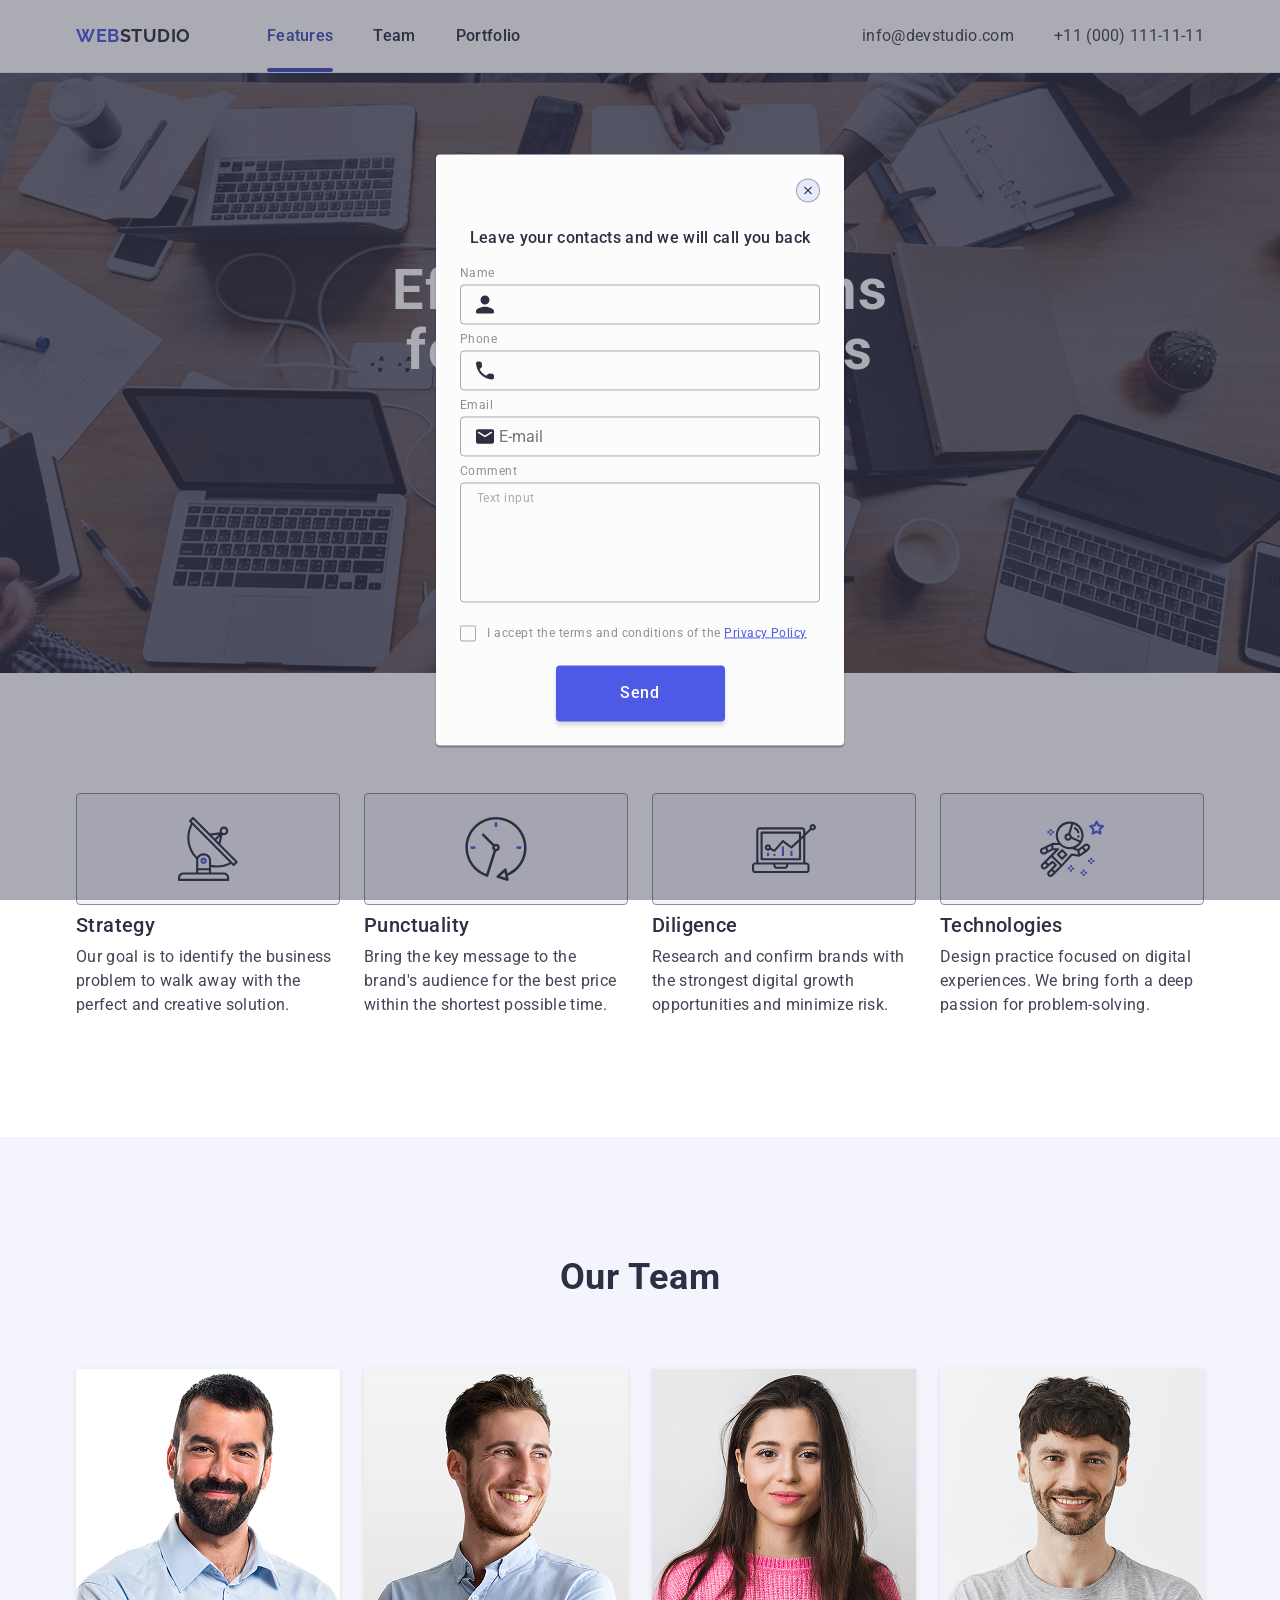
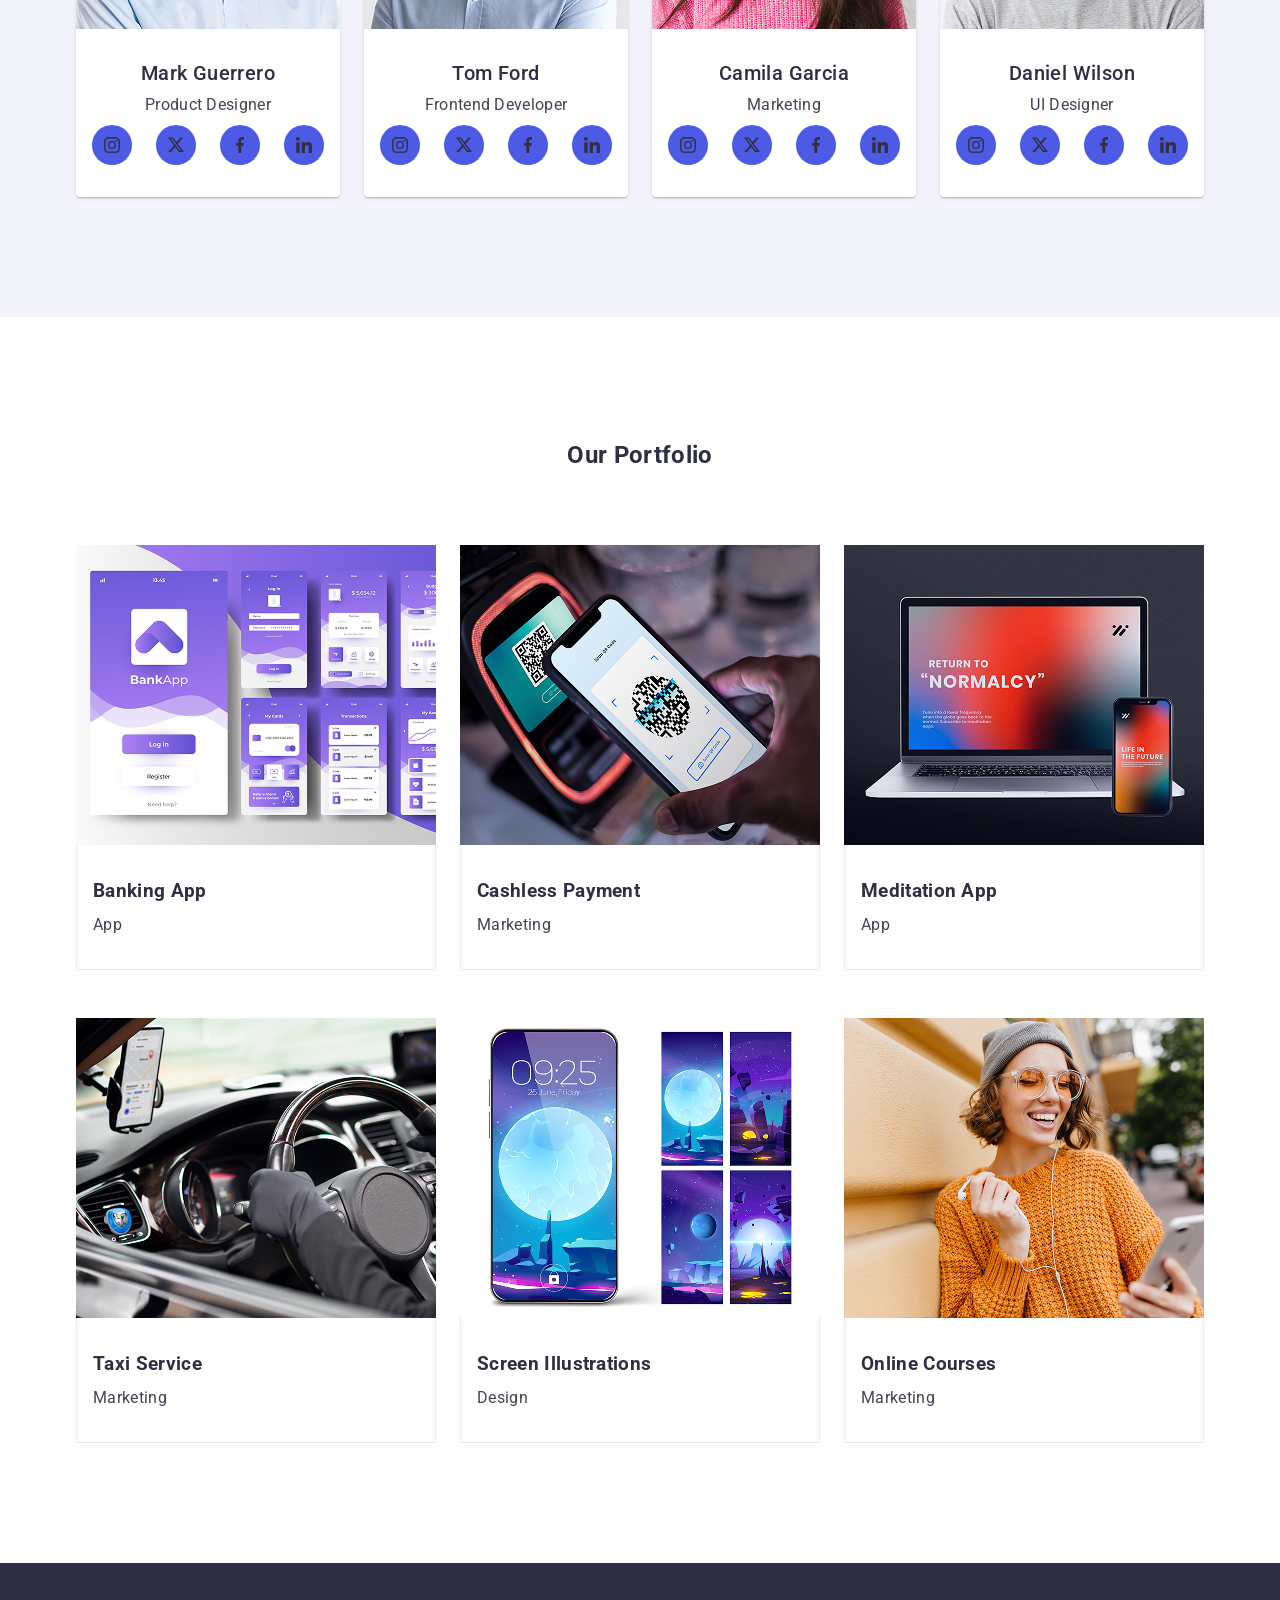
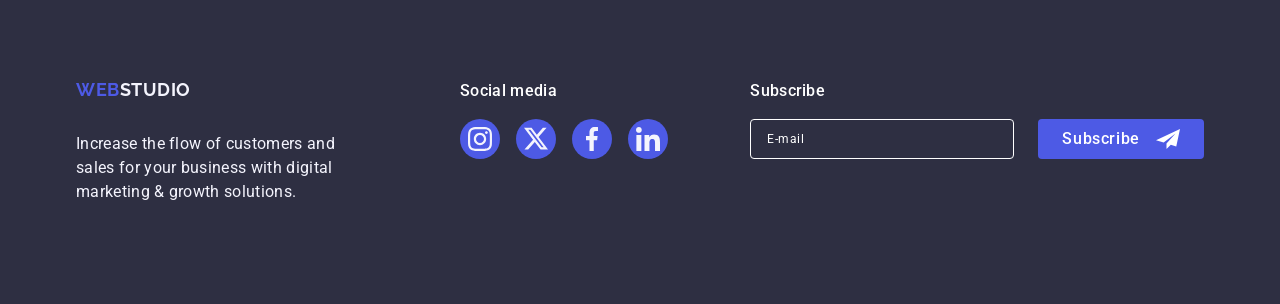
<file: index.html>
<!doctype html>
<html lang="en">
  <head>
    <meta charset="UTF-8" />
    <meta name="viewport" content="width=device-width, initial-scale=1.0" />
    <title>WebStudio</title>
    <link rel="preconnect" href="https://fonts.googleapis.com">
<link rel="preconnect" href="https://fonts.gstatic.com" crossorigin>
<link href="https://fonts.googleapis.com/css2?family=Raleway:wght@700&family=Roboto:wght@100..900&display=swap" rel="stylesheet">
<link rel="stylesheet" href="https://cdnjs.cloudflare.com/ajax/libs/modern-normalize/3.0.1/modern-normalize.min.css" integrity="sha512-q6WgHqiHlKyOqslT/lgBgodhd03Wp4BEqKeW6nNtlOY4quzyG3VoQKFrieaCeSnuVseNKRGpGeDU3qPmabCANg==" crossorigin="anonymous" referrerpolicy="no-referrer" />
    <link rel = "stylesheet" href="./css/main.css" />
    <link rel="shortcut icon" href="./images/icons/logo.svg" type="image/x-icon" />
  </head>
  <body>
    
   <!-- Header section -->
<header class="header" id="header">
  <div class="container">
    <a class="logo" href="./index.html">
      Web<span class="logo-icon">Studio</span>
    </a>

    <nav class="main-nav">
      <ul class="main-nav-list">
        <li class="main-nav-item">
          <a class="main-nav-link current" href="#features">Features</a>
        </li>
        <li class="main-nav-item">
          <a class="main-nav-link" href="#team">Team</a>
        </li>
        <li class="main-nav-item">
          <a class="main-nav-link" href="#portfolio">Portfolio</a>
        </li>
      </ul>
    </nav>

    <address>
      <ul class="socials">
        <li class="socials-item">
          <a class="socials-link" href="mailto:info@devstudio.com">
            info@devstudio.com
          </a>
        </li>
        <li class="socials-item">
          <a class="socials-link" href="tel:+110001111111">
            +11 (000) 111-11-11
          </a>
        </li>
      </ul>
    </address>

    <button
      class="mobile-menu-btn"
      type="button"
      aria-label="Open mobile menu"
    >
      <svg class="mobile-menu-btn-icon" width="24" height="24">
        <use href="./images/icons.svg#burger-menu"></use>
      </svg>
    </button>
  </div>
</header>

    <main class="main" id="main">
      <!--Hero section-->
      <section class="hero" id="hero">
        <div class="container">
        <h1 class="hero-title">Effective Solutions for Your Business</h1>
        <button class="hero-btn" type="button">Order Service</button>
        </div>
      </section>

      <!--Features section-->
      <section class="features" id="features"> 
        <div class="container">
        <h2 class="sr-only">Our features</h2>
       
        <ul class="features-list">
          <li class="features-item">
            <div class="features-icon-wrapper">
              <svg class="features-icon" width="64" height="64">
                <use href="./images/icons.svg#antenna">
                </use>
              </svg>
            </div>
            <h3 class="features-subtitle">Strategy</h3>
            <p class="features-desc">
              Our goal is to identify the business problem to walk away with the
              perfect and creative solution.
            </p>
          </li>
          <li class="features-item">
            <div class="features-icon-wrapper">
              <svg class="features-icon" width="64" height="64">
                <use href="./images/icons.svg#clock">
                </use>
              </svg>
            </div>
            <h3 class="features-subtitle">Punctuality</h3>
            <p class="features-desc">
              Bring the key message to the brand's audience for the best price
              within the shortest possible time.
            </p>
          </li>
          <li class="features-item">
            <div class="features-icon-wrapper">
              <svg class="features-icon" width="64" height="64">
                <use href="./images/icons.svg#diagram">
                </use>
              </svg>
            </div>
            <h3 class="features-subtitle">Diligence</h3>
            <p class="features-desc">
              Research and confirm brands with the strongest digital growth
              opportunities and minimize risk.
            </p>
          </li>
          <li class="features-item">
            <div class="features-icon-wrapper">
              <svg class="features-icon" width="64" height="64">
                <use href="./images/icons.svg#astronaut">
                </use>
              </svg>
            </div>
            <h3 class="features-subtitle">Technologies</h3>
            <p class="features-desc">
              Design practice focused on digital experiences. We bring forth a
              deep passion for problem-solving.
            </p>
          </li>
        </ul>
        </div>
      </section>

      <!--Team section-->
      <section class="team section" id="team">
        <div class="container">
        <h2 class="team-title section-title">Our Team</h2>
        
        <ul class="team-list">
          <li class="team-item">
           <img
        class="team-ill"
        src="./images/photo/team-1.png"
        srcset="./images/photo/team-1.png 1x, ./images/photo/team-1@2x.png 2x"
        alt="Mark Guerrero"
        width="264"
        height="260"
        />
            
            <div class="team-content">
            <h3 class="team-caption">Mark Guerrero</h3>
            <p class="team-text">Product Designer</p>
            <ul class="team-social-list">
    <li class="team-social-item">
      <a class="team-social-link" 
      href="https://instagram.com/" aria-label="Instagram">
        <svg class="team-social-icon" width="16" height="16">
          <use href="./images/icons.svg#instagram"></use>
        </svg>
      </a>
    </li>
    <li class="team-social-item">
  <a class="team-social-link"
     href="https://twitter.com/"
     aria-label="Twitter">
    <svg class="team-social-icon" width="16" height="16">
      <use href="./images/icons.svg#twitter"></use>
    </svg>
  </a>
</li>

<li class="team-social-item">
  <a class="team-social-link"
     href="https://facebook.com/"
     aria-label="Facebook">
    <svg class="team-social-icon" width="16" height="16">
      <use href="./images/icons.svg#facebook"></use>
    </svg>
  </a>
</li>
<li class="team-social-item">
  <a class="team-social-link"
     href="https://linkedin.com/"
     aria-label="LinkedIn">
    <svg class="team-social-icon" width="16" height="16">
      <use href="./images/icons.svg#linkedin"></use>
    </svg>
  </a>
</li>
  </ul>
            </div>
          </li>
          <li class="team-item">
            
            <img
          class="team-ill"
          src="./images/photo/team-2.png"
          srcset="./images/photo/team-2.png 1x, ./images/photo/team-2@2x.png 2x"
          alt="Tom Ford"
          width="264"
          height="260"
          />

            <div class="team-content">
            <h3 class="team-caption">Tom Ford</h3>
            <p class="team-text">Frontend Developer</p>
           <ul class="team-social-list">
    <li class="team-social-item">
      <a class="team-social-link" href="https://instagram.com/" aria-label="Instagram">
        <svg class="team-social-icon" width="16" height="16">
          <use href="./images/icons.svg#instagram"></use>
        </svg>
      </a>
    </li>
    <li class="team-social-item">
  <a class="team-social-link"
     href="https://twitter.com/"
     aria-label="Twitter">
    <svg class="team-social-icon" width="16" height="16">
      <use href="./images/icons.svg#twitter"></use>
    </svg>
  </a>
</li>

<li class="team-social-item">
  <a class="team-social-link"
     href="https://facebook.com/"
     aria-label="Facebook">
    <svg class="team-social-icon" width="16" height="16">
      <use href="./images/icons.svg#facebook"></use>
    </svg>
  </a>
</li>
<li class="team-social-item">
  <a class="team-social-link"
     href="https://linkedin.com/"
     aria-label="LinkedIn">
    <svg class="team-social-icon" width="16" height="16">
      <use href="./images/icons.svg#linkedin"></use>
    </svg>
  </a>
</li>
  </ul>
          </div>
          </li>
          <li class="team-item">
            <img
          class="team-ill"
          src="./images/photo/team-3.png"
          srcset="./images/photo/team-3.png 1x, ./images/photo/team-3@2x.png 2x"
          alt="Camila Garcia"
          width="264"
          height="260"
          />
            <div class="team-content">
            <h3 class="team-caption">Camila Garcia</h3>
            <p class="team-text">Marketing</p>
           <ul class="team-social-list">
    <li class="team-social-item">
      <a class="team-social-link" href="https://instagram.com/" aria-label="Instagram">
        <svg class="team-social-icon" width="16" height="16">
          <use href="./images/icons.svg#instagram"></use>
        </svg>
      </a>
    </li>
    <li class="team-social-item">
  <a class="team-social-link"
     href="https://twitter.com/"
     aria-label="Twitter">
    <svg class="team-social-icon" width="16" height="16">
      <use href="./images/icons.svg#twitter"></use>
    </svg>
  </a>
</li>

<li class="team-social-item">
  <a class="team-social-link"
     href="https://facebook.com/"
     aria-label="Facebook">
    <svg class="team-social-icon" width="16" height="16">
      <use href="./images/icons.svg#facebook"></use>
    </svg>
  </a>
</li>
<li class="team-social-item">
  <a class="team-social-link"
     href="https://linkedin.com/"
     aria-label="LinkedIn">
    <svg class="team-social-icon" width="16" height="16">
      <use href="./images/icons.svg#linkedin"></use>
    </svg>
  </a>
</li>
  </ul>
          </div>
          </li>
          <li class="team-item">
            <img
          class="team-ill"
          src="./images/photo/team-4.png"
          srcset="./images/photo/team-4.png 1x, ./images/photo/team-4@2x.png 2x"
          alt="Daniel Wilson"
          width="264"
          height="260"
          />
            <div class="team-content">
            <h3 class="team-caption">Daniel Wilson</h3>
            <p class="team-text">UI Designer</p>
           <ul class="team-social-list">
    <li class="team-social-item">
      <a class="team-social-link" href="https://instagram.com/" aria-label="Instagram">
        <svg class="team-social-icon" width="16" height="16">
          <use href="./images/icons.svg#instagram"></use>
        </svg>
      </a>
    </li>
    <li class="team-social-item">
  <a class="team-social-link"
     href="https://twitter.com/"
     aria-label="Twitter">
    <svg class="team-social-icon" width="16" height="16">
      <use href="./images/icons.svg#twitter"></use>
    </svg>
  </a>
</li>

<li class="team-social-item">
  <a class="team-social-link"
     href="https://facebook.com/"
     aria-label="Facebook">
    <svg class="team-social-icon" width="16" height="16">
      <use href="./images/icons.svg#facebook"></use>
    </svg>
  </a>
</li>
<li class="team-social-item">
  <a class="team-social-link"
     href="https://linkedin.com/"
     aria-label="LinkedIn">
    <svg class="team-social-icon" width="16" height="16">
      <use href="./images/icons.svg#linkedin"></use>
    </svg>
  </a>
</li>
  </ul>
          </div>
          </li>
        </ul>
        </div>
      </section>

       <!--Portfolio section-->
      <section class="portfolio section" id="portfolio">
        <div class="container">
    <h2 class="portfolio-title section-title">Our Portfolio</h2>
    <ul class="portfolio-list">
      <li class="portfolio-item">
        <div class="portfolio-image-wrapper">
        <img
  class="portfolio-ill"
  src="./images/portfolio/portfolio-1.png"
  srcset="./images/portfolio/portfolio-1.png 1x, ./images/portfolio/portfolio-1@2x.png 2x"
  alt="Banking App"
  width="360"
  height="300"
/>
        <p class="portfolio-overlay">

      14 Stylish and User-Friendly App Design

      Concepts. Task Manager App. Calorie

      Tracker App. Exotic Fruit Ecommerce App.

      Cloud Storage App.

        </p>
        </div>
        <div class="portfolio-content">
        <h3 class="portfolio-caption">Banking App</h3>
        <p class="portfolio-text">App</p></div>
      </li>
      <li class="portfolio-item">
        <div class="portfolio-image-wrapper">
        <img
  class="portfolio-ill"
  src="./images/portfolio/portfolio-2.png"
  srcset="./images/portfolio/portfolio-2.png 1x, ./images/portfolio/portfolio-2@2x.png 2x"
  alt="Cashless Payment"
  width="360"
  height="300"
/>
           <p class="portfolio-overlay">

      14 Stylish and User-Friendly App Design

      Concepts. Task Manager App. Calorie

      Tracker App. Exotic Fruit Ecommerce App.

      Cloud Storage App.

        </p>
        </div>
          <div class="portfolio-content">
        <h3 class="portfolio-caption">Cashless Payment</h3>
        <p class="portfolio-text">Marketing</p></div>
      </li>
      <li class="portfolio-item">
         <div class="portfolio-image-wrapper">
        <img
  class="portfolio-ill"
  src="./images/portfolio/portfolio-3.png"
  srcset="./images/portfolio/portfolio-3.png 1x, ./images/portfolio/portfolio-3@2x.png 2x"
  alt="Meditation App"
  width="360"
  height="300"
/>
        <p class="portfolio-overlay">

      14 Stylish and User-Friendly App Design

      Concepts. Task Manager App. Calorie

      Tracker App. Exotic Fruit Ecommerce App.

      Cloud Storage App.

        </p>
        </div>
        <div class="portfolio-content">
        <h3 class="portfolio-caption">Meditation App</h3>
        <p class="portfolio-text">App</p></div>
      </li>
      <li class="portfolio-item">
        <div class="portfolio-image-wrapper">
       <img
  class="portfolio-ill"
  src="./images/portfolio/portfolio-4.png"
  srcset="./images/portfolio/portfolio-4.png 1x, ./images/portfolio/portfolio-4@2x.png 2x"
  alt="Taxi Service"
  width="360"
  height="300"
/>
        
           <p class="portfolio-overlay">

      14 Stylish and User-Friendly App Design

      Concepts. Task Manager App. Calorie

      Tracker App. Exotic Fruit Ecommerce App.

      Cloud Storage App.

        </p>
        </div>
        <div class="portfolio-content">
        <h3 class="portfolio-caption">Taxi Service</h3>
        <p class="portfolio-text">Marketing</p></div>
      </li>
      <li class="portfolio-item">
        <div class="portfolio-image-wrapper">
        <img
  class="portfolio-ill"
  src="./images/portfolio/portfolio-5.png"
  srcset="./images/portfolio/portfolio-5.png 1x, ./images/portfolio/portfolio-5@2x.png 2x"
  alt="Screen Illustrations"
  width="360"
  height="300"
/>
         <p class="portfolio-overlay">

      14 Stylish and User-Friendly App Design

      Concepts. Task Manager App. Calorie

      Tracker App. Exotic Fruit Ecommerce App.

      Cloud Storage App.

        </p>
        </div>
        <div class="portfolio-content">
        <h3 class="portfolio-caption">Screen Illustrations</h3>
        <p class="portfolio-text">Design</p></div>
      </li>
      <li class="portfolio-item">
         <div class="portfolio-image-wrapper">
        <img
  class="portfolio-ill"
  src="./images/portfolio/portfolio-6.png"
  srcset="./images/portfolio/portfolio-6.png 1x, ./images/portfolio/portfolio-6@2x.png 2x"
  alt="Online Courses"
  width="360"
  height="300"
/>
        <p class="portfolio-overlay">

      14 Stylish and User-Friendly App Design

      Concepts. Task Manager App. Calorie

      Tracker App. Exotic Fruit Ecommerce App.

      Cloud Storage App.

        </p>
        </div>
        <div class="portfolio-content">
        <h3 class="portfolio-caption">Online Courses</h3>
        <p class="portfolio-text">Marketing</p></div>
      </li>
    </ul>
    </div>
  </section>
    </main>

    <!--Footer section-->
    <footer class="footer" id="footer">
      <div class="container">
        <div class="footer-info">
      <a class="logo footer-logo"
      href="./index.html">
      Web<span class="logo-icon-footer">Studio</span></a>
     
      <p class="footer-text">
        Increase the flow of customers and sales for your business with digital
        marketing &amp; growth solutions.
      </p>
      </div>

      <div class="footer-social">
        <p class="footer-social-title">Social media</p>

        <ul class="footer-social-list">
          <li class="footer-social-item">
            <a class="footer-social-link"
            href="https://instagram.com/"
            aria-label="Instagram">
            <svg width="24" height="24">
              <use href="./images/icons.svg#instagram"></use>
            </svg>
            </a>
          </li>
          <li class="footer-social-item">
      <a class="footer-social-link"
         href="https://twitter.com/"
         aria-label="Twitter">
        <svg width="24" height="24">
          <use href="./images/icons.svg#twitter"></use>
        </svg>
      </a>
    </li>

    <li class="footer-social-item">
      <a class="footer-social-link"
         href="https://facebook.com/"
         aria-label="Facebook">
        <svg width="24" height="24">
          <use href="./images/icons.svg#facebook"></use>
        </svg>
      </a>
    </li>

    <li class="footer-social-item">
      <a class="footer-social-link"
         href="https://linkedin.com/"
         aria-label="LinkedIn">
        <svg width="24" height="24">
          <use href="./images/icons.svg#linkedin"></use>
        </svg>
      </a>
    </li>
        </ul>
      </div>
        <div class="footer-subscribe">
          <p class="footer-subscribe-text">Subscribe</p>

        <form class="footer-form" name="subscription">
          <label class="footer-form-field" for="user_email"> 
            <input class="footer-form-input" type="email" 
            id="user_email"     
            placeholder="E-mail"
            name="email"
            required />
            </label>            
            <button class="btn btn-filled" type="submit">
            Subscribe
            <svg class="footer-form-icon" width="24" height="24">
              <use href="./images/icons.svg#icon-send"></use>
            </svg>
          </button>

        </form> 
        </div>
      </div>

    </footer>
    
<!-- Mobile menu -->
<div class="mobile-menu" id="mobile-menu">
  <div class="container mobile-menu-container">

    <button
      class="mobile-menu-close-btn"
      type="button"
      aria-label="Close mobile menu"
    >
      <svg class="mobile-menu-close-icon" width="8" height="8">
        <use href="./images/icons.svg#close"></use>
      </svg>
    </button>

    <nav class="mobile-nav">
      <ul class="mobile-nav-list">
        <li>
          <a class="mobile-nav-link current" href="#features">
            Features
          </a>
        </li>
        <li>
          <a class="mobile-nav-link" href="#team">
            Team
          </a>
        </li>
        <li>
          <a class="mobile-nav-link" href="#portfolio">
            Portfolio
          </a>
        </li>
      </ul>
    </nav>

    <address class="mobile-address">
      <ul class="mobile-contacts-list">
        <li>
          <a class="mobile-contacts-link mobile-phone"
             href="tel:+110001111111">
            +11 (000) 111-11-11
          </a>
        </li>
        <li>
          <a class="mobile-contacts-link"
             href="mailto:info@devstudio.com">
            info@devstudio.com
          </a>
        </li>
      </ul>
    </address>

    <ul class="mobile-social-list">
      <li class="mobile-social-item">
        <a class="mobile-social-link"
           href="https://instagram.com/"
           aria-label="Instagram">
          <svg width="24" height="24">
            <use href="./images/icons.svg#instagram"></use>
          </svg>
        </a>
      </li>

      <li class="mobile-social-item">
        <a class="mobile-social-link"
           href="https://twitter.com/"
           aria-label="Twitter">
          <svg width="24" height="24">
            <use href="./images/icons.svg#twitter"></use>
          </svg>
        </a>
      </li>

      <li class="mobile-social-item">
        <a class="mobile-social-link"
           href="https://facebook.com/"
           aria-label="Facebook">
          <svg width="24" height="24">
            <use href="./images/icons.svg#facebook"></use>
          </svg>
        </a>
      </li>

      <li class="mobile-social-item">
        <a class="mobile-social-link"
           href="https://linkedin.com/"
           aria-label="LinkedIn">
          <svg width="24" height="24">
            <use href="./images/icons.svg#linkedin"></use>
          </svg>
        </a>
      </li>
    </ul>

  </div>
</div>

   
    <!--Modal section-->
    <div class="backdrop is-open" id="modal">
    <div class="modal">
      <button class="modal-btn" type="button" aria-label="Close modal button">
        <svg class="modal-btn-icon" width="8" height="8">
          <use href="./images/icons.svg#close"></use>
        </svg>
      </button>
      <p class="modal-caption">Leave your contacts and we will call you back</p>

      <form class="modal-form" name="review_form">
        <div class="modal-form-field">
          <label class="modal-form-label" for="user_name">Name</label>
          <div class="modal-input-wrapper">
            <input 
            class="modal-form-input" type="text" 
            name="user_name" 
            id="user_name" 
            required 
            minlength="2"
            pattern="^[a-zA-Z]+\s[a-zA-Z]+$"
            title="Username must be two words separated by space."
            />


            <svg class="modal-form-icon" width="18" height="24">
              <use href="./images/icons.svg#name"></use>
            </svg>
          
          </div>
        </div>
        <div class="modal-form-field">
          <label class="modal-form-label" for="user_phone">Phone</label>
          <div class="modal-input-wrapper">
            <input class="modal-form-input" type="tel" name="user_phone" id="user_phone"
             required />
            <svg class="modal-form-icon" width="18" height="24">
              <use href="./images/icons.svg#phone"></use>
            </svg>
          </div>
        </div>
        <div class="modal-form-field">
          <label class="modal-form-label" for="modal_user_email">Email</label>
          <div class="modal-input-wrapper">
            <input class="modal-form-input" type="email" name="user_email" id="modal_user_email" placeholder="E-mail">
            <svg class="modal-form-icon" width="18" height="24">
              <use href="./images/icons.svg#email"></use>
            </svg>
          </div>
        </div>
        
<div class="modal-form-field modal-textarea-field">
          <label class="modal-form-label" for="user_comment">Comment</label>
          
          <textarea class="modal-form-comment" name="user_comment" id="user_comment" placeholder="Text input"></textarea>
           
        </div>
<div class="modal-form-field modal-checkbox-field">

          <input type="checkbox" name="user_policy" id="user_policy" 
          class="visually-hidden"
          required />
          <label class="modal-form-policy"
          for="user_policy">
            <span class="modal-form-checkbox">
              <svg class="modal-form-checkbox-icon" width="10" height="8">
                <use href="./images/icons.svg#check-mark">
            </use>
              </svg>
            </span>
            I accept the terms and conditions of the <a class="modal-form-link"
            href="#" 
            target="_blank" 
            rel="noopener noreferrer">Privacy Policy</a>
          </label> 
        </div>
          <button class="btn btn-filled modal-submit-btn" type="submit">Send</button>
      </form>
    </div>
    </div>

  </body>
</html>
</file>
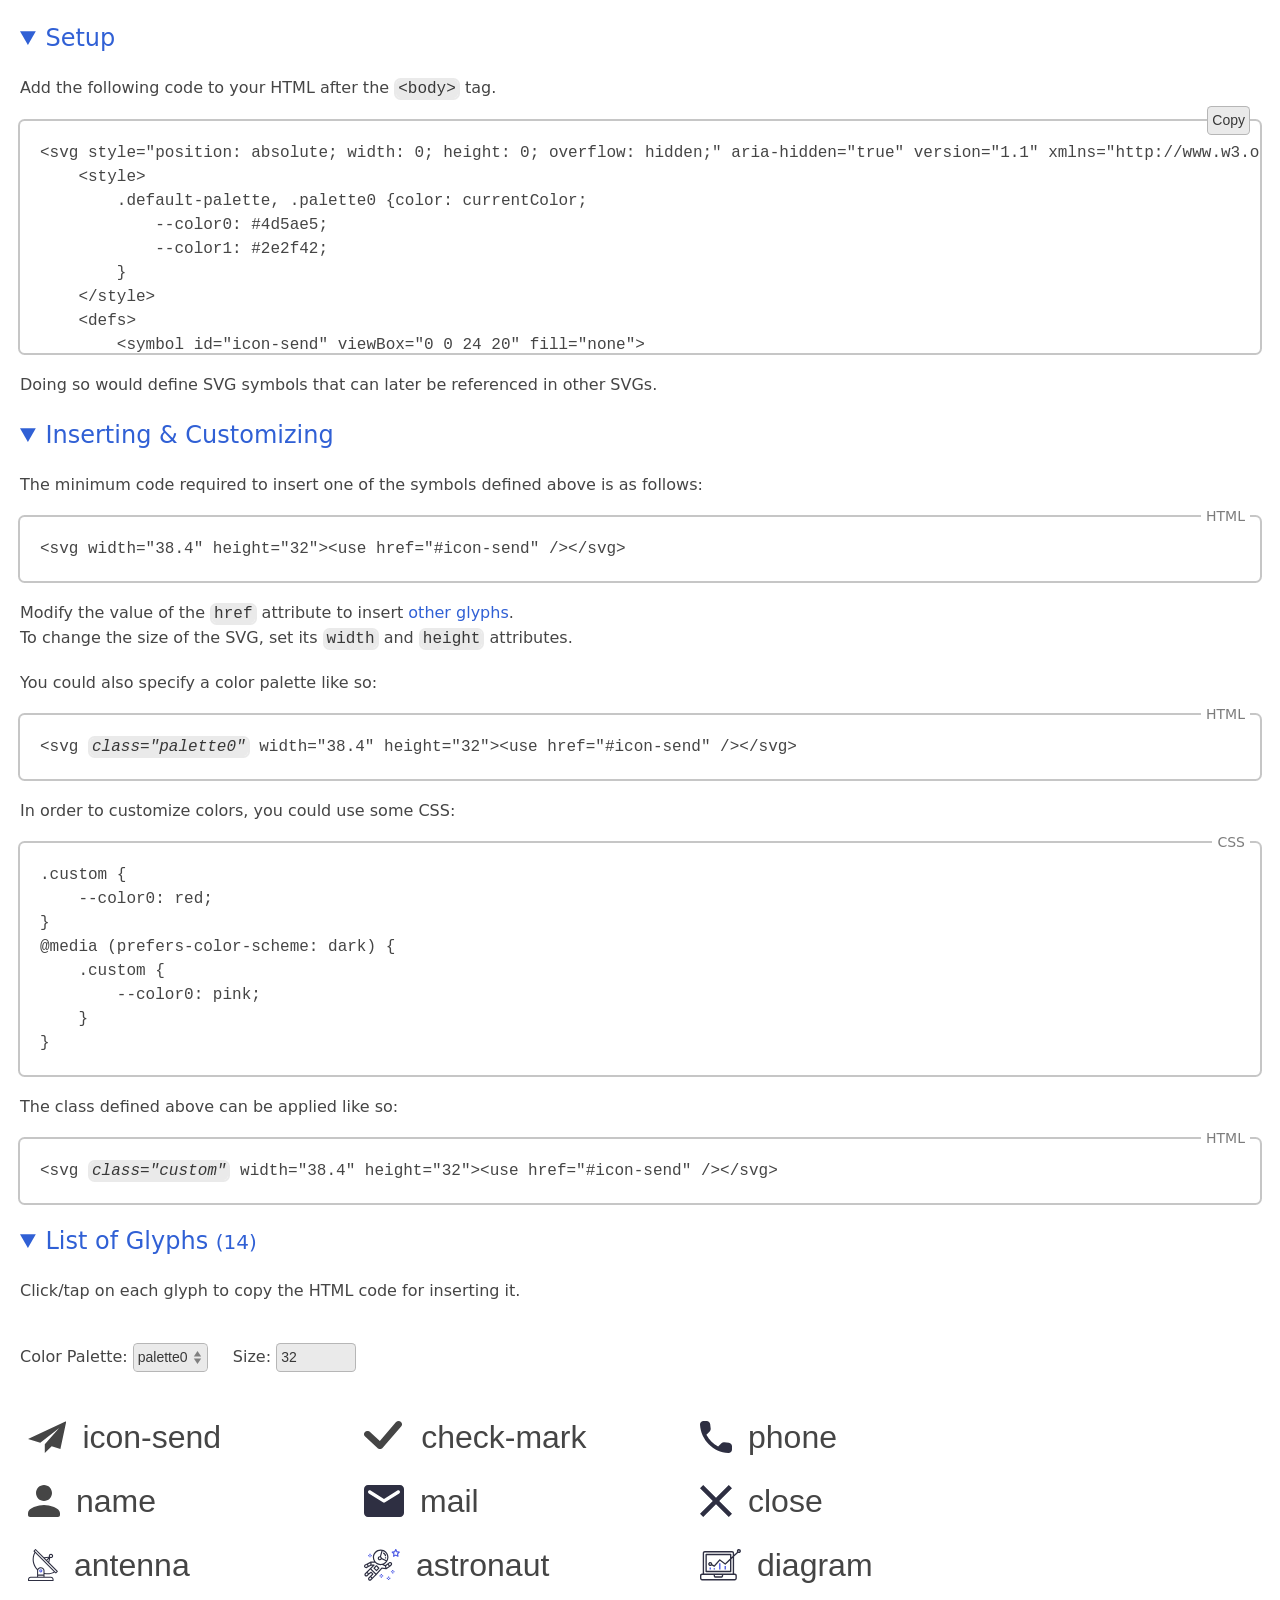
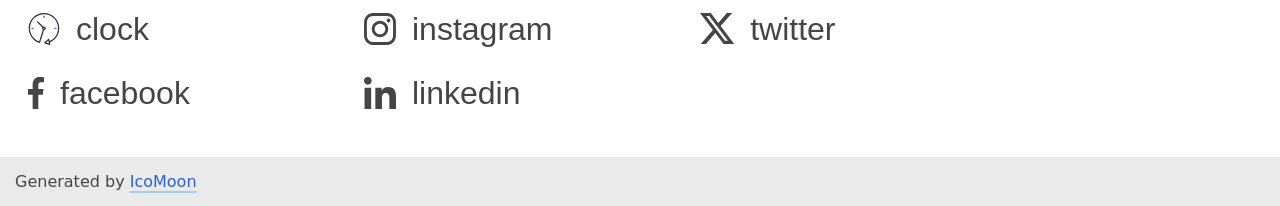
<file: images/demo.html>
<!doctype html>
<html lang="en">
<head>
    <title>SVG symbol defs | Demo &amp; Reference</title>
    <meta charset="utf-8">
    <meta name="viewport" content="width=device-width, initial-scale=1">
    <meta name="description" content="">
    <!-- The following CSS is not required for using generated glyphs. -->
    <style>::selection{color:var(--off7);background:var(--blue2)}a{color:var(--blue0);text-decoration:none}a:active{color:var(--off7)}@media (hover){a:hover{color:var(--off7)}}.decoratedLinks a{text-decoration:underline;text-decoration-thickness:2px;text-decoration-skip-ink:none;text-decoration-color:var(--color, var(--blue2));text-underline-offset:4px;transition:text-decoration .3s,text-decoration-color .5s,text-underline-offset .3s,color .2s}.decoratedLinks a:hover{--color: var(--off5);text-underline-offset:6px}.decoratedLinks ._noLine,.undecoratedLinks a{text-decoration:none}.decoratedLinks a:focus-visible{text-decoration:none}@keyframes focusRingAnimation{0%{outline-width:4px}}:root,:root.light{color-scheme:light;background:var(--on2);color:var(--fg);font-family:ui-sans-serif,system-ui,-apple-system,sans-serif;font-size:16px;line-height:1.5;--bg: #eaeaea;--fg: #454545;--red-rgb: 215, 0, 21;--red: rgb(var(--red-rgb));--orange: rgb(242, 141, 0);--green: #00a100;--focus: rgba(0, 195, 255, .8);--blue0: #3060d5;--blue2: #a2ccf2;--on2: #fff;--off4: rgba(0, 0, 0, .2254);--off5: rgba(0, 0, 0, .5127);--off6: rgba(0, 0, 0, .7659);--off7: #000}@media (prefers-color-scheme: dark){:root{color-scheme:dark;--bg: #242424;--fg: #bababa;--red-rgb: 255, 105, 97;--red: rgb(var(--red-rgb));--orange: rgb(255, 159, 10);--green: #5eba6e;--focus: rgba(0, 137, 179, .8);--blue0: #8abbef;--blue2: #3e6486;--on2: #000;--off4: rgba(255, 255, 255, .1649);--off5: rgba(255, 255, 255, .4257);--off6: rgba(255, 255, 255, .8142);--off7: #fff}}:root.dark{color-scheme:dark;--bg: #242424;--fg: #bababa;--red-rgb: 255, 105, 97;--red: rgb(var(--red-rgb));--orange: rgb(255, 159, 10);--green: #5eba6e;--focus: rgba(0, 137, 179, .8);--blue0: #8abbef;--blue2: #3e6486;--on2: #000;--off4: rgba(255, 255, 255, .1649);--off5: rgba(255, 255, 255, .4257);--off6: rgba(255, 255, 255, .8142);--off7: #fff}.mvn{margin-bottom:0;margin-top:0}.rltv{position:relative}.monospace,code,pre{font-family:ui-monospace,SFMono-Regular,SF Mono,Menlo,Consolas,Liberation Mono,monospace}body{margin:0;min-height:calc(100vh - 20px);padding-top:20px}details,section{padding:0 20px}details{margin-bottom:20px}details[open]{margin-bottom:0}summary{color:var(--blue0);cursor:default;font-size:1.5em;width:fit-content}summary:hover,summary:active{color:var(--off7)}h1,summary{font-weight:500}h1,strong,code,em{color:var(--off6)}code,em{background:var(--bg);box-shadow:0 0 0 2px var(--bg);margin:0 2px;padding:0 2px}footer{background:var(--bg);line-height:19px;margin-top:20px;padding:15px;position:sticky;top:100%}p{max-width:76ch}p,pre{margin-bottom:20px;margin-top:20px}ul{list-style-position:inside;margin:20px 0;padding:20px}.br0,a,button,code,em,input,pre,select,summary,textarea,ul{border-radius:4.5px}input,select,.copy{box-shadow:inset 0 0 0 1px var(--off4);background-color:var(--bg);border:0;color:var(--off6);font-size:14px;line-height:19px;margin:0;padding:5px}input:hover,input:active,select:hover,select:active,.copy:hover,.copy:active{color:var(--off7);box-shadow:inset 0 0 0 1px var(--off5)}input:focus,select:focus,.copy:focus{box-shadow:none}select{appearance:none;background-image:url([data-uri]);background-position:right center;background-repeat:no-repeat;background-size:1.5em 50%;padding-right:20px}label{display:inline-block;margin:20px 20px 0 0}:focus-visible{outline:3px solid;outline-color:var(--focus);box-shadow:none}:focus-visible:not(:invalid){animation:focusRingAnimation .2s}pre{box-shadow:0 0 0 2px var(--off4);overflow:scroll;padding:20px;position:relative}textarea{background:none;border:0;box-shadow:0 0 0 2px var(--off4);color:var(--fg);display:block;font-size:1rem;margin:10px 0;min-height:1.5em;padding:5px;resize:vertical;width:calc(100% - 10px)}[data-lang]{position:relative}[data-lang]:after{background:var(--on2);border-radius:4.5px;color:var(--off5);content:attr(data-lang);font-size:14px;line-height:1;padding:2px 5px;position:absolute;right:10px;top:-.7em}.copy{position:absolute;right:10px;top:-15px}.copy:disabled{background:var(--on2);box-shadow:inset 0 0 0 1px var(--green);color:var(--green);font-weight:600}
._demo_glyphs {
    background: var(--background, transparent);
    display: flex;
    flex-wrap: wrap;
    margin: 20px -20px 0;
    padding: 5px 20px 20px;
}

._demo_glyph {
    background: none;
    border: none;
    color: var(--color);
    font-family: sans-serif !important;
    font-size: var(--glyph-size);
    line-height: 1;
    margin: 1rem 1rem 0 0;
    overflow: hidden;
    padding: 0.5rem;
    padding: max(0.5rem, 0.15625em);
    text-align: left;
    text-overflow: ellipsis;
    white-space: nowrap;
    width: 10em;
    width: max(10em, 15rem);
}
._demo_glyph span {
    pointer-events: none;
}
.glyphTitle {
    overflow: hidden;
    text-overflow: ellipsis;
    line-height: 1.25;
}
button._demo_glyph:hover {
    box-shadow: 0 0 0 2px var(--color, var(--off4));
}
button._demo_glyph:active {
    box-shadow: 0 0 0 2px var(--color, var(--fg));
}
button._demo_glyph._demo_copied {
    box-shadow: 0 0 0 2px var(--green);
}
._demo_copied {
    position: relative;
}
._demo_copied::before {
    content: "";
}
._demo_copied::after {
    align-items: center;
    background: linear-gradient(to left, var(--background, var(--on2)) 8ch, transparent);
    color: var(--color, var(--green));
    content: "✓ Copied";
    display: flex;
    font-family: ui-sans-serif,system-ui,-apple-system,sans-serif !important;
    font-size: max(1rem, 0.5em);
    height: 100%;
    justify-content: right;
    line-height: 1;
    padding-right: 0.5em;
    position: absolute;
    right: 0;
    top: 0;
    width: 50%;
}
#_demo_defs-wrapper {position: relative;} #_demo_setup {max-height: 8lh;} #_demo_size {width: 5em;} ._demo_glyph svg {vertical-align: top; flex-shrink: 0; margin-right: 1rem; pointer-events: none;} body {--glyph-size: 32px;}</style>
</head>
<body>
<svg style="position: absolute; width: 0; height: 0; overflow: hidden;" aria-hidden="true" version="1.1" xmlns="http://www.w3.org/2000/svg" xmlns:xlink="http://www.w3.org/1999/xlink">
    <style>
        .default-palette, .palette0 {color: currentColor;
            --color0: #4d5ae5;
            --color1: #2e2f42;
        }
    </style>
    <defs>
        <symbol id="icon-send" viewBox="0 0 24 20" fill="none">
            <path fill="currentColor" d="M24 0 0 11.25l7.6699 2.3672L19.5 4.375 10.5017 14.4913l73e-4 23e-4-9e-3-23e-4V20l4.3013-4.1817 5.4488 1.6817z" />
        </symbol>
        <symbol id="check-mark" viewBox="0 0 9 7" fill="none">
            <path fill="currentColor" d="M7.0281 0.1949C7.1719 0.0685 7.3633-14e-4 7.5619 0s0.3887 0.0739 0.5304 0.2023C8.234 0.3307 8.3162 0.5048 8.3214 0.6881c53e-4 0.1832-0.0668 0.3611-0.201 0.4962L4.0473 5.8864c-0.07 0.0697-0.1546 0.1255-0.2485 0.1643S3.6033 6.1104 3.5004 6.1122 3.2952 6.0965 3.1998 6.061 3.0176 5.9725 2.9448 5.9053L0.2437 3.4119C0.1685 3.3472 0.1081 3.2692 0.0663 3.1825 0.0244 3.0958 19e-4 3.0022 1e-4 2.9073-17e-4 2.8124 0.0172 2.7182 0.0557 2.6302s0.0958-0.168 0.1685-0.2351 0.1594-0.12 0.2547-0.1555c0.0953-0.0356 0.1974-0.053 0.3002-0.0514 0.1028 17e-4 0.2042 0.0225 0.2981 0.0611s0.1785 0.0943 0.2486 0.1638l2.1376 1.9722 3.5453-4.1697c64e-4-73e-4 0.0132-0.0142 0.0205-0.0207z" />
        </symbol>
        <symbol id="phone" viewBox="0 0 13 13" fill="none">
            <path fill="var(--color1, #2e2f42)" d="M11.7263 8.8651 9.8881 8.6553C9.4467 8.6046 9.0125 8.7566 8.7013 9.0678l-1.3316 1.3315c-2.048-1.0421-3.7269-2.7138-4.769-4.769l1.3388-1.3389C4.2507 3.9803 4.4026 3.5461 4.352 3.1046L4.1421 1.2809C4.0553 0.55 3.4401 0 2.702 0H1.45C0.6323 0-0.048 0.6803 27e-4 1.498 0.3862 7.6783 5.3289 12.6138 11.5019 12.9973c0.8178 0.0507 1.498-0.6296 1.498-1.4473v-1.252c73e-4-0.7309-0.5427-1.346-1.2736-1.4329z" />
        </symbol>
        <symbol id="name" viewBox="0 0 12 12" fill="none">
            <path fill="currentColor" d="M6 6c1.6575 0 3-1.3425 3-3S7.6575 0 6 0 3 1.3425 3 3 4.3425 6 6 6zM6 7.5c-2.0025 0-6 1.005-6 3v0.75C0 11.6625 0.3375 12 0.75 12h10.5c0.4125 0 0.75-0.3375 0.75-0.75V10.5c0-1.995-3.9975-3-6-3z" />
        </symbol>
        <symbol id="mail" viewBox="0 0 15 12" fill="none">
            <path fill="var(--color1, #2e2f42)" d="M13.5 0h-12C0.675 0 75e-4 0.675 75e-4 1.5L0 10.5C0 11.325 0.675 12 1.5 12h12c0.825 0 1.5-0.675 1.5-1.5v-9C15 0.675 14.325 0 13.5 0zM13.2 3.1875 7.8975 6.5025c-0.24 0.15-0.555 0.15-0.795 0L1.8 3.1875c-0.1875-0.12-0.3-0.3225-0.3-0.54 0-0.5025 0.5475-0.8025 0.975-0.54L7.5 5.25l5.025-3.1425C12.9525 1.845 13.5 2.145 13.5 2.6475c0 0.2175-0.1125 0.42-0.3 0.54z" />
        </symbol>
        <symbol id="close" viewBox="0 0 8 8" fill="none">
            <path fill="var(--color1, #2e2f42)" d="M8 0.8057 7.1943 0 4 3.1943 0.8057 0 0 0.8057 3.1943 4 0 7.1943 0.8057 8 4 4.8057 7.1943 8 8 7.1943 4.8057 4z" />
            <defs>
                <clipPath id="clip0_1088958_270">
                    <rect fill="#fff" width="8" height="8" />
                </clipPath>
            </defs>
        </symbol>
        <symbol id="antenna" viewBox="0 0 60 64" fill="none">
            <path fill="var(--color1, #2e2f42)" d="M59.4048 44.1952 42.5184 27.1851l1.8741-9.231c0.4836 0.1888 0.9978 0.2875 1.5168 0.2912h0.0128c2.3846 0.0282 4.3404-1.882 4.3687-4.2665s-1.882-4.3404-4.2665-4.3687c-2.3846-0.0281-4.3404 1.882-4.3687 4.2666-6e-3 0.5102 0.0784 1.0174 0.2495 1.4982l-9.92 1.2107L15.8037 0.32C15.6052 0.1175 15.3343 23e-4 15.0507 0c-0.28 15e-4-0.5482 0.1129-0.7467 0.3104l-3.0251 3.008c-0.4164 0.4165-0.4164 1.0917 0 1.5083l1.6278 1.6512c-6.3062 11.5958-4.2579 25.9556 5.0389 35.3258 0.0853 0.0816 0.1843 0.1476 0.2923 0.1952-0.0672 0.361-0.1023 0.7272-0.1046 1.0944v12.3734h-12.8C2.3893 55.4701 35e-4 57.856 0 60.8v2.1333C0 63.5224 0.4776 64 1.0667 64h49.0666c0.5891 0 1.0667-0.4776 1.0667-1.0667V60.8c-35e-4-2.944-2.3893-5.3299-5.3333-5.3333h-12.8v-5.4838c2.0052 0.4206 4.0482 0.635 6.097 0.64 4.9163-53e-4 9.7543-1.2309 14.08-3.5669l1.6363 1.6459c0.1985 0.2025 0.4695 0.3177 0.7531 0.32 0.28-15e-4 0.5481-0.113 0.7466-0.3104l3.0251-3.008c0.4164-0.4166 0.4164-1.0918 0-1.5083zM44.4181 12.4661c0.8354-0.8309 2.1862-0.8272 3.017 82e-4 0.8309 0.8353 0.8272 2.1861-82e-4 3.0169-0.3998 0.3977-0.9409 0.6209-1.5049 0.6208h-64e-4c-1.1781-61e-4-2.1284-0.9661-2.1223-2.1444 3e-3-0.564 0.2291-1.1037 0.629-1.5015zM41.9072 19.4752l-1.1968 5.8912-2.3509-2.3648zM40.6955 17.6715l-3.84 3.8176-2.9707-2.9867zM45.8667 57.6c1.7673 0 3.2 1.4327 3.2 3.2v1.0667H2.1333l0-1.0667c0-1.7673 1.4327-3.2 3.2-3.2zM30.9333 53.3333v2.1334H20.2667v-2.1334zM20.2667 51.2v-8.1067c0-2.5877 2.3925-4.6933 5.3333-4.6933s5.3333 2.1056 5.3333 4.6933V51.2zM33.0667 47.808v-4.7147c0-3.7642-3.3494-6.8266-7.4667-6.8266-2.6621-0.0408-5.1515 1.3142-6.5621 3.5722-8.1155-8.5476-9.943-21.2904-4.5572-31.7742l37.2036 37.4169c-5.7448 2.9224-12.3303 3.7452-18.6176 2.3264zM55.6448 46.4405 15.04 5.5915 13.5307 4.0789 15.04 2.5749 30.9099 18.5344c74e-4 0 0.0117 0.0139 0.0192 0.0192l26.2293 26.3829z" />
            <path fill="var(--color0, #4d5ae5)" d="M25.6096 40.5333H25.6c-1.7673-26e-4-3.2021 1.4279-3.2048 3.1952-27e-4 1.7674 1.4279 3.2022 3.1952 3.2048H25.6c1.7673 27e-4 3.2021-1.4278 3.2048-3.1952 27e-4-1.7673-1.4279-3.2021-3.1952-3.2048zM26.3563 44.4896c-0.2008 0.1997-0.473 0.3115-0.7563 0.3104-0.5891-31e-4-1.0641-0.4831-1.0611-1.0721 15e-4-0.282 0.1146-0.5519 0.3144-0.7508 0.1986-0.1975 0.4667-0.309 0.7467-0.3104 0.5891 3e-3 1.0641 0.483 1.0611 1.0721-15e-4 0.282-0.1146 0.5519-0.3144 0.7508z" />
        </symbol>
        <symbol id="astronaut" viewBox="0 0 64 57" fill="var(--color0, #4d5ae5)">
            <path d="M63.9481 5.2908c-0.1259-0.3851-0.4587-0.6666-0.8608-0.7254l-3.8208-0.5558-1.7099-3.4625c-0.3584-0.7296-1.5541-0.7296-1.9125 0l-1.7099 3.4624-3.821 0.5558c-0.4021 0.0587-0.7348 0.3393-0.8618 0.7254-0.1248 0.3862-0.0214 0.8107 0.2698 1.0934l2.766 2.6956-0.6528 3.8059c-0.0683 0.4 0.096 0.8043 0.4235 1.0433 0.3318 0.2411 0.7648 0.2708 1.1243 0.081l3.4176-1.7974 3.4177 1.7974c0.1558 0.0821 0.3275 0.1226 0.4971 0.1226 0.2208 0 0.4417-0.0683 0.6273-0.2038 0.3285-0.2388 0.4928-0.6432 0.4235-1.0432l-0.6527-3.806 2.7659-2.6955c0.2897-0.2838 0.3944-0.7073 0.2695-1.0934zM59.0223 7.9447c-0.2507 0.2443-0.3659 0.5984-0.3062 0.944l0.3819 2.2283-2.001-1.0518c-0.1558-0.0821-0.3264-0.1226-0.4972-0.1226-0.1706 0-0.3402 0.0405-0.4971 0.1226l-2.0011 1.0518 0.3818-2.2283c0.0598-0.3456-0.0555-0.6986-0.3061-0.944L52.557 6.3661l2.2379-0.3254c0.3478-0.0501 0.6476-0.2688 0.8033-0.5835l1.0005-2.0267 1.0005 2.0267c0.1558 0.3146 0.4555 0.5334 0.8033 0.5835l2.2379 0.3254z" />
            <path d="M52.2669 37.2871h-2.1334v2.1334h2.1334z" />
            <path d="M52.2669 41.5539h-2.1334v2.1334h2.1334z" />
            <path d="M54.4004 39.4205h-2.1335v2.1334h2.1335z" />
            <path d="M50.1335 39.4205h-2.1333v2.1334h2.1333z" />
            <path d="M44.8001 49.0206h-2.1334v2.1334h2.1334z" />
            <path d="M44.8001 53.2873h-2.1334v2.1334h2.1334z" />
            <path d="M46.9336 51.1541l-2.1335-1e-4v2.1333l2.1335 2e-4z" />
            <path d="M42.6667 51.154l-2.1334 1e-4v2.1334l2.1334-2e-4z" />
            <path d="M32 44.754h-2.1334v2.1334H32z" />
            <path d="M32 49.0206h-2.1334v2.1334H32z" />
            <path d="M34.1334 46.8872 32 46.8874v2.1332h2.1334z" />
            <path d="M29.8666 46.8874l-2.1334-2e-4v2.1334h2.1334z" />
            <path d="M11.733 8.4866l-2.1334 0 0 2.1334h2.1334z" />
            <path d="M11.733 12.7534H9.5996l0 2.1334h2.1334z" />
            <path d="M13.8663 10.6201 11.733 10.62v2.1334l2.1333 1e-4z" />
            <path d="M9.5996 10.62l-2.1334 1e-4 0 2.1334 2.1334-1e-4z" />
            <path fill="var(--color1, #2e2f42)" d="M49.4295 24.5616c-0.5749-0.7755-1.4186-1.2747-2.3765-1.4092-0.9622-0.1365-1.9116 0.1163-2.6796 0.704l-2.5035 1.919-11e-4 11e-4-3.7954 2.8341-2.7157-1.0816c4.8427-2.1728 8.2273-7.0166 8.2273-12.6402 0-7.646-6.2454-13.8668-13.9223-13.8668S15.7405 7.2428 15.7405 14.8888c0 2.7713 0.8287 5.3483 2.24 7.5169l-5.5276-0.048c-32e-4 0-64e-4 0-96e-4 0-0.0171 0-0.0309 85e-4-0.0469 96e-4-0.1056 43e-4-0.2091 0.0256-0.3104 0.0619-0.0256 96e-4-0.0522 0.015-0.0767 0.0266-0.0128 54e-4-0.0256 64e-4-0.0384 0.0128l-6.4662 3.1925c-11e-4 0-21e-4 0-21e-4 1e-3l-3.7868 1.821c-0.0417 0.0182-0.0843 0.0427-0.1259 0.0704-1.5094 1.0048-2.0236 2.9782-1.1968 4.591 0.4405 0.8576 1.1904 1.4891 2.112 1.7781 0.3553 0.1109 0.7179 0.1654 1.0784 0.1654 0.5793 0 1.1532-0.1419 1.6789-0.4224l2.7756-1.4763 4.528-2.3381 2.7137-0.016L4.3963 40.6663c-1e-3 12e-4-21e-4 12e-4-33e-4 22e-4l-2.6774 2.6666c-0.6325 0.6294-0.9802 1.4645-0.9802 2.3553 0 0.8896 0.3477 1.7269 0.9802 2.3574 0.6497 0.6464 1.5041 0.9707 2.3584 0.9707 0.8556 0 1.7088-0.3243 2.3606-0.9707l2.6283-2.6176 3.4816-2.5996 1.8017 1.7942-3.5233 3.5083c-1e-3 11e-4-21e-4 11e-4-33e-4 21e-4l-2.6774 2.6667c-0.6325 0.6293-0.9802 1.4645-0.9802 2.3552 0 0.8897 0.3477 1.7269 0.9802 2.3575 0.6497 0.6463 1.5052 0.9706 2.3596 0.9706 0.8544 0 1.7099-0.3243 2.3605-0.9706l6.9632-6.9334c12e-4-11e-4 12e-4-21e-4 22e-4-32e-4l2.0192-2.0001-75e-4-75e-4c0.0128-0.0127 0.0309-0.0171 0.0438-0.0309l10.3319-11.3164 6.942 0.9878c0.0501 75e-4 0.1002 0.0106 0.1504 0.0106 0.1291 0 0.2538-0.0309 0.3744-0.0767 0.0352-0.0128 0.0661-0.0299 0.0992-0.0469 0.0384-0.0193 0.0789-0.0299 0.1153-0.0544l6.4267-4.2667c0.0235-0.016 0.0362-0.0416 0.0586-0.0586 0.0256-0.0203 0.0576-0.0288 0.081-0.0513l2.5429-2.3819c1.3232-1.2397 1.5055-3.2706 0.4239-4.7234zM4.2608 31.7829c-0.3466 0.1857-0.7403 0.2229-1.1168 0.1035-0.3734-0.1162-0.6762-0.3712-0.8534-0.7157-0.3221-0.6273-0.1355-1.391 0.4288-1.8038l2.6273-1.264 0.8981 2.625zM11.255 28.1275l-3.0965 1.6-0.8778-2.5665 4.0535-2.0012zM41.4539 14.8867c0 1.8368-0.4384 3.5692-1.1979 5.1189l-8.3628-3.7984c-0.0875-1.1466-0.6826-2.1504-1.5765-2.7755l2.928-9.7207c4.7554 1.5127 8.2092 5.949 8.2092 11.1757zM17.876 14.8867c0-6.4695 5.2886-11.7336 11.7889-11.7336 0.5057 0 1.0006 0.0427 1.4902 0.1045L28.291 12.765c-0.0383-11e-4-0.0746-0.0117-0.1141-0.0117-2.0651 0-3.7452 1.6746-3.7452 3.7334 0 2.0587 1.6801 3.7334 3.7452 3.7334 1.3888 0 2.5888-0.7668 3.2363-1.8891l7.7249 3.5094c-2.1494 2.8928-5.5895 4.7798-9.4733 4.7798-6.5002 0-11.7888-5.264-11.7888-11.7335zM29.7887 16.4867c0 0.8821-0.7233 1.6-1.6118 1.6s-1.6118-0.7179-1.6118-1.6 0.7233-1.6 1.6118-1.6 1.6118 0.7179 1.6118 1.6zM4.9297 46.5352c-0.4725 0.4682-1.2374 0.4672-1.7088 11e-4-0.2273-0.2273-0.352-0.5269-0.352-0.8459 0-0.3179 0.1248-0.6176 0.352-0.8426l1.9242-1.9169 1.7024 1.695zM11.3574 54.002c-0.4725 0.4683-1.2384 0.4694-1.7099 12e-4-0.2273-0.2273-0.352-0.5269-0.352-0.8459 0-0.3179 0.1247-0.6177 0.352-0.8427l1.9254-1.9179 1.7035 1.6951zM18.3208 47.0643c-12e-4 1e-3-22e-4 1e-3-33e-4 21e-4l-3.5297 3.5201-1.7035-1.695 3.5264-3.5105c0 0 0 0 0-1e-3 12e-4-11e-4 22e-4-11e-4 33e-4-21e-4 0.08-0.08 0.1301-0.176 0.1792-0.2709 0.0139-0.0277 0.0405-0.0512 0.0523-0.08 0.0331-0.0821 0.0384-0.1706 0.0512-0.2571 64e-4-0.0491 0.0278-0.0949 0.0278-0.1451 0-0.0715-0.0256-0.1408-0.0405-0.2113-0.0128-0.064-0.0128-0.1291-0.0374-0.1909-0.0405-0.1002-0.1099-0.1887-0.1824-0.2752-0.0202-0.0235-0.0277-0.0534-0.0501-0.0758 0 0 0 0-11e-4 0-11e-4-1e-3-11e-4-32e-4-21e-4-42e-4l-3.214-3.2001c-0.0341-0.0341-0.0778-0.048-0.1162-0.0767-0.0565-0.0438-0.1109-0.0843-0.1739-0.1153-0.0607-0.0299-0.1226-0.048-0.1866-0.0651-0.0683-0.0193-0.1344-0.0341-0.2059-0.0395-0.0651-42e-4-0.1259 21e-4-0.1909 96e-4-0.0715 85e-4-0.1386 0.0182-0.208 0.0405-0.0672 0.0214-0.1269 0.0544-0.1887 0.0897-0.0395 0.0223-0.0843 0.0298-0.1217 0.0576l-3.5466 2.6475-1.8017-1.7941 4.798-4.7724 8.7212 8.5773zM31.9584 33.031c-0.0309-43e-4-0.0598 75e-4-0.0907 53e-4-0.0779-42e-4-0.1525 12e-4-0.2304 0.0139-0.0607 0.0106-0.1183 0.0224-0.176 0.0426-0.0682 0.0235-0.1301 0.0555-0.1931 0.0939-0.0597 0.0363-0.1141 0.0746-0.1664 0.1226-0.0256 0.0224-0.0565 0.0332-0.08 0.0587l-9.3965 10.2914-8.6561-8.5133 5.6662-5.6363c0.4171-0.416 0.4192-1.0913 32e-4-1.5094-0.2101-0.2101-0.4863-0.3136-0.7626-0.3125l-4.4374 0.0256 0.0555-3.2149 6.2081 0.0534c2.5301 2.5877 6.0587 4.2017 9.9627 4.2017 0.8747 0 1.7281-0.0907 2.559-0.2454 0.08 0.064 0.1588 0.1291 0.2592 0.1696l4.8193 1.92 0.6613 3.2874zM40.0406 33.3872l-0.6261-3.1158 2.8928-2.16 1.8934 2.513zM47.5478 27.7253l-1.6757 1.5701-1.8624-2.4725 1.6629-1.2747c0.3103-0.2389 0.7019-0.336 1.0859-0.2859 0.3861 0.0544 0.7275 0.256 0.96 0.5686 0.4331 0.5835 0.3595 1.3973-0.1707 1.8944z" />
            <path fill="var(--color1, #2e2f42)" d="M27.2041 33.3308l-4.2859-4.2667c-0.4149-0.4149-1.0892-0.4149-1.5052 0l-4.2848 4.2667c-0.2005 0.2016-0.3136 0.4725-0.3136 0.7562 0 0.2838 0.112 0.5558 0.3136 0.7563L21.413 39.11c0.208 0.2069 0.4812 0.3104 0.7532 0.3104s0.545-0.1035 0.752-0.3104l4.2859-4.2667c0.2005-0.2005 0.3146-0.4725 0.3146-0.7563 0-0.2837-0.1131-0.5557-0.3146-0.7562zM22.1662 36.8487 19.3927 34.087l2.7735-2.7616 2.7744 2.7616z" />
            <path fill="var(--color1, #2e2f42)" d="M34.3285 6.3842 33.8132 8.4558c0.1419 0.0352 3.4753 0.9035 3.4753 4.2976h2.1334c-1e-4-4.0343-3.3313-5.9308-5.0934-6.3692z" />
            <path fill="var(--color1, #2e2f42)" d="M39.422 14.8867h-2.1334v2.1334h2.1334z" />
        </symbol>
        <symbol id="diagram" viewBox="0 0 64 50" fill="var(--color0, #4d5ae5)">
            <path d="M29.851 22.4329h2.1323v9.5949H29.851z" />
            <path d="M38.3799 26.6973h2.1322v5.3305h-2.1322z" />
            <path d="M21.3222 29.8956h2.1322v2.1322h-2.1322z" />
            <path d="M14.9255 28.8295h2.1322v3.1983h-2.1322z" />
            <path fill="var(--color1, #2e2f42)" d="M3.1983 49.0856h51.1732c1.7663 0 3.1984-1.4321 3.1984-3.1983v-4.2645c0-1.7662-1.4321-3.1983-3.1984-3.1983h-1.0661V11.8379l6.0557-5.7366c1.4055 0.6929 3.1067 0.2723 4.0265-0.9974 0.9204-1.2691 0.7913-3.0166-0.305-4.1369s-2.8402-1.2873-4.1296-0.3956c-1.2889 0.8922-1.747 2.5835-1.0849 4.0042l-4.5627 4.3253V6.4412c0-1.7662-1.432-3.1983-3.1983-3.1983l-42.6443 0c-1.7663 0-3.1984 1.4321-3.1984 3.1983l0 31.9833H3.1983C1.4321 38.4245 0 39.8566 0 41.6228v4.2645c0 1.7662 1.4321 3.1983 3.1983 3.1983zM60.7682 2.1768c0.5887 0 1.0661 0.4774 1.0661 1.0661S61.3569 4.309 60.7682 4.309c-0.5888 0-1.0661-0.4773-1.0661-1.0661s0.4773-1.0661 1.0661-1.0661zM6.3967 6.4412c0-0.5887 0.4773-1.0661 1.0661-1.0661l42.6443 0c0.5887 0 1.0661 0.4774 1.0661 1.0661v4.4774l-2.1322 2.026V8.5735c0-0.5888-0.4774-1.0662-1.0661-1.0662L9.595 7.5074c-0.5888-1e-4-1.0661 0.4773-1.0661 1.066l0 26.6527c0 0.5887 0.4773 1.0661 1.0661 1.0661h38.3799c0.5887 0 1.0661-0.4774 1.0661-1.0661V15.8774l2.1322-2.0203v24.5674H6.3967zM15.9916 20.3006c-1.4424-41e-4-2.709 0.9568-3.0926 2.3473-0.3837 1.3904 0.2103 2.8651 1.4508 3.6012 1.24 0.7361 2.8199 0.5513 3.8563-0.4518l3.7059 1.8594c0.4305 0.2155 0.9526 0.1145 1.2727-0.2452l7.8777-8.8625 7.7438 5.8027c0.4154 0.3113 0.9954 0.2779 1.3722-0.0786l6.7304-6.3754v16.2624H10.6611V9.6396l36.2477 0v5.3206l-7.543 7.1432-7.8089-5.8543c-0.4435-0.3321-1.0677-0.2696-1.4362 0.1442l-7.9859 8.9854-2.9855-1.4929c0.0219-0.1281 0.0354-0.2572 0.0407-0.3868 0-1.7663-1.4321-3.1984-3.1984-3.1984zM17.0577 23.499c0 0.5887-0.4773 1.0661-1.0661 1.0661-0.5887 0-1.0661-0.4774-1.0661-1.0661 0-0.5888 0.4774-1.0661 1.0661-1.0661 0.5888 0 1.0661 0.4773 1.0661 1.0661zM23.4544 40.5567h10.6611v1.0661c0 0.5888-0.4774 1.0661-1.0661 1.0661h-8.5289c-0.5888 0-1.0661-0.4773-1.0661-1.0661zM2.1322 41.6228c0-0.5887 0.4774-1.0661 1.0661-1.0661h18.1239v1.0661c0 1.7663 1.432 3.1983 3.1983 3.1983h8.5289c1.7662 0 3.1983-1.432 3.1983-3.1983v-1.0661h18.1238c0.5888 0 1.0661 0.4774 1.0661 1.0661v4.2645c0 0.5887-0.4773 1.0661-1.0661 1.0661H3.1983c-0.5887 0-1.0661-0.4774-1.0661-1.0661z" />
        </symbol>
        <symbol id="clock" viewBox="0 0 64 64" fill="var(--color0, #4d5ae5)">
            <path fill="var(--color1, #2e2f42)" d="M62.5933 30.6025C62.5899 13.6978 48.8828-34e-4 31.9776 0 15.0728 34e-4 1.3716 13.7109 1.375 30.6157c3e-3 13.3159 8.6138 25.1021 21.2989 29.1524 0.121 0.0381 0.247 0.0576 0.3735 0.0571 0.2412-5e-4 0.4775-0.0649 0.685-0.1875 0.2701-0.1597 0.4717-0.4136 0.5665-0.7129l7.7299-24.5c2.1133-0.0107 3.8174-1.7329 3.8062-3.8457-0.0108-2.1133-1.7324-3.8174-3.8457-3.8066-0.5684 24e-4-1.1294 0.1333-1.6402 0.3828L20.1372 16.9419c-0.5068-0.4893-1.3139-0.4751-1.8032 0.0312-0.4775 0.4947-0.4775 1.2779 0 1.7725l10.2066 10.2183c-0.7832 1.5986-0.3355 3.5283 1.0727 4.6181l-7.3652 23.3457C7.6924 51.5659 0.2393 35.4199 5.6011 20.8643 10.9629 6.3086 27.1089-1.1445 41.6646 4.2173c14.5556 5.3618 22.0088 21.5083 16.647 36.0635-2.6197 7.1113-8.002 12.8623-14.9244 15.9467l-0.7959-3.7485c-0.1455-0.689-0.8227-1.1294-1.5117-0.9834-0.2173 0.0464-0.4189 0.1485-0.5849 0.2964l-7.6739 6.8511c-0.5263 0.4682-0.5732 1.2744-0.1045 1.8008 0.1524 0.1709 0.3477 0.2978 0.5664 0.3676l9.7974 3.127c0.6704 0.2153 1.3887-0.1533 1.604-0.8242 0.0684-0.2119 0.0796-0.4375 0.0337-0.6553l-0.7822-3.6782c11.3286-4.7759 18.6841-15.8843 18.6577-28.1783zM31.9844 29.3272c0.7041 0 1.2754 0.5712 1.2754 1.2753 0 0.7046-0.5713 1.2754-1.2754 1.2754-0.7046 0-1.2754-0.5708-1.2754-1.2754 0-0.7041 0.5708-1.2753 1.2754-1.2753zM36.1851 59.0552l4.3681-3.8965 1.2056 5.6807z" />
            <path d="M30.709 6.3701v2.5508c0 0.7046 0.5708 1.2754 1.2754 1.2754 0.7041 0 1.2754-0.5708 1.2754-1.2754V6.3701c0-0.7041-0.5713-1.2754-1.2754-1.2754-0.7046 0-1.2754 0.5713-1.2754 1.2754z" />
            <path d="M7.752 29.3271c-0.7046 0-1.2754 0.5713-1.2754 1.2754 0 0.7046 0.5708 1.2754 1.2754 1.2754h2.5508c0.7045 0 1.2753-0.5708 1.2753-1.2754 0-0.7041-0.5708-1.2754-1.2753-1.2754z" />
            <path d="M56.2163 31.8779c0.7046 0 1.2754-0.5708 1.2754-1.2754 0-0.7041-0.5708-1.2754-1.2754-1.2754h-2.5508c-0.7041 0-1.2754 0.5713-1.2754 1.2754 0 0.7046 0.5713 1.2754 1.2754 1.2754z" />
        </symbol>
        <symbol id="instagram" viewBox="0 0 16 16" fill="currentColor">
            <path d="M15.9562 4.704c-0.0375-0.8501-0.1749-1.4346-0.3719-1.941-0.2031-0.5376-0.5157-1.0189-0.9252-1.419-0.4001-0.4063-0.8846-0.7221-1.4159-0.922-0.5094-0.197-1.0908-0.3345-1.941-0.3719C10.4458 94e-4 10.1739 0 8.0016 0 5.8293 0 5.5573 94e-4 4.704 0.0469 3.8539 0.0844 3.2694 0.222 2.7631 0.4188 2.2254 0.6219 1.7441 0.9345 1.344 1.344 0.9377 1.7441 0.6221 2.2286 0.422 2.7599 0.225 3.2694 0.0875 3.8507 0.0501 4.7009 94e-4 5.5574 0 5.8293 0 8.0016c0 2.1723 94e-4 2.4442 0.0469 3.2975 0.0375 0.8501 0.1751 1.4346 0.372 1.941 0.2032 0.5376 0.5188 1.0189 0.9251 1.419 0.4001 0.4063 0.8846 0.7221 1.4159 0.9221 0.5095 0.1969 1.0908 0.3344 1.9411 0.3719C5.5542 15.9907 5.8262 16 7.9985 16s2.4442-93e-4 3.2975-0.0469c0.8502-0.0375 1.4346-0.175 1.9409-0.3719 1.0753-0.4158 1.9255-1.2659 2.3412-2.3411 0.1968-0.5095 0.3344-1.0909 0.3719-1.941 0.0375-0.8533 0.0469-1.1252 0.0469-3.2975 0-2.1723-32e-4-2.4442-0.0407-3.2976zM14.5154 11.2366c-0.0344 0.7814-0.1657 1.2033-0.2751 1.4846-0.2688 0.6971-0.822 1.2503-1.5191 1.5191-0.2813 0.1094-0.7063 0.2407-1.4846 0.275-0.844 0.0376-1.0971 0.0469-3.2319 0.0469-2.1348 0-2.3911-93e-4-3.2319-0.0469-0.7814-0.0343-1.2034-0.1656-1.4847-0.275-0.3468-0.1282-0.6626-0.3313-0.9189-0.597-0.2656-0.2595-0.4688-0.572-0.597-0.9189-0.1094-0.2813-0.2407-0.7064-0.275-1.4847-0.0376-0.8439-0.0468-1.0971-0.0468-3.2319 0-2.1348 92e-4-2.3911 0.0468-3.2318 0.0343-0.7814 0.1656-1.2034 0.275-1.4847 0.1282-0.347 0.3314-0.6626 0.6002-0.919 0.2593-0.2657 0.5719-0.4688 0.9189-0.5969C3.5726 1.666 3.9977 1.5347 4.776 1.5003 5.6199 1.4628 5.8731 1.4534 8.0078 1.4534c2.138 0 2.3911 94e-4 3.2319 0.0469 0.7814 0.0344 1.2034 0.1657 1.4847 0.2751 0.3469 0.1281 0.6626 0.3312 0.9189 0.5969 0.2657 0.2594 0.4688 0.572 0.597 0.919 0.1094 0.2813 0.2407 0.7063 0.2751 1.4847 0.0375 0.8439 0.0469 1.097 0.0469 3.2318 0 2.1348-94e-4 2.3849-0.0469 3.2288z" />
            <path d="M8.0016 3.8914c-2.2691 0-4.1102 1.8409-4.1102 4.1101 0 2.2693 1.8411 4.1102 4.1102 4.1102 2.2692 0 4.1101-1.8409 4.1101-4.1102 0-2.2692-1.8409-4.1101-4.1101-4.1101zM8.0016 10.6677c-1.4721 0-2.6662-1.194-2.6662-2.6662s1.1941-2.6661 2.6662-2.6661c1.4722 0 2.6661 1.1939 2.6661 2.6661s-1.1939 2.6662-2.6661 2.6662z" />
            <path d="M13.2339 3.7289c0 0.5299-0.4296 0.9595-0.9596 0.9595-0.5299 0-0.9596-0.4296-0.9596-0.9595 0-0.53 0.4297-0.9596 0.9596-0.9596 0.53 0 0.9596 0.4296 0.9596 0.9596z" />
        </symbol>
        <symbol id="twitter" viewBox="0 0 16 15" fill="none">
            <path fill="currentColor" d="M12.6 0h2.454l-5.36 6.142L16 14.5h-4.937L7.196 9.43 2.771 14.5H0.316l5.733-6.57L0 0h5.063l3.495 4.633zM11.74 13.028h1.36L4.323 1.395H2.865z" />
        </symbol>
        <symbol id="facebook" viewBox="0 0 8 16" fill="none">
            <path fill="currentColor" d="M6.54 2.6567l1.4607 0 0-2.544C7.7487 0.078 6.882 0 5.8727 0 3.7667 0 2.324 1.3247 2.324 3.7593V6H0v2.844h2.324V16h2.8493l0-7.1553 2.23 0 0.354-2.844-2.5846 0 0-1.9594c6e-4-0.822 0.222-1.3846 1.3673-1.3846z" />
        </symbol>
        <symbol id="linkedin" viewBox="0 0 16 16" fill="currentColor">
            <path d="M15.996 16l4e-3-6e-4v-5.868c0-2.8707-0.618-5.082-3.974-5.082-1.6133 0-2.696 0.8853-3.138 1.7246l-0.0467 0 0-1.4566-3.182 0 0 10.682h3.3134l0-5.2894c0-1.3926 0.264-2.7393 1.9886-2.7393 1.6994 0 1.7247 1.5893 1.7247 2.8287V16z" />
            <path d="M0.264 5.318l3.3173 0 0 10.682H0.264z" />
            <path d="M1.9213 0C0.8607 0 0 0.8607 0 1.9213s0.8607 1.9394 1.9213 1.9394 1.9214-0.8787 1.9214-1.9394C3.842 0.8607 2.9813 0 1.9213 0z" />
        </symbol>
    </defs>
</svg>
    <details open>
        <summary>Setup</summary>
        <noscript>
        <p>
            See the source of this page and copy the SVG that appears after the
            <code>&lt;body&gt;</code> tag.<br>
            In other words, copy the lines starting with
            <code>&lt;svg style=&hellip;</code> and ending with
            <code>&lt;/svg&gt;</code>. Paste these lines after the
            <code>&lt;body&gt;</code> tag in your own HTML.
        </p>
        </noscript>
        <div class="_demo_js" style="display: none">
            <p>
                Add the following code to your HTML after the
                <code>&lt;body&gt;</code> tag.
                &nbsp;
            </p>
            <div id="_demo_defs-wrapper">
                <pre id="_demo_setup" readonly></pre>
                <button class="copy" id="_demo_copy">Copy</button>
            </div>
        </div>
        <p>
            Doing so would define SVG symbols that can later be referenced in
            other SVGs.
        </p>
    </details>
    <details open>
        <summary>Inserting &amp; Customizing</summary>
        <p>
            The minimum code required to insert one of the symbols defined above
            is as follows:
        </p>
        <div data-lang="HTML">
        <pre>&lt;svg width="38.4" height="32"&gt;&lt;use href="#icon-send" /&gt;&lt;/svg&gt;</pre>
        </div>
        <p>
        Modify the value of the <code>href</code> attribute to insert
            <a href="#glyphs-top">other glyphs</a>.<br>
            To change the size of the SVG, set its <code>width</code> and
            <code>height</code> attributes.
        </p>
        <p>You could also specify a color palette like so:</p>
        <div data-lang="HTML">
        <pre>&lt;svg <em>class="palette0"</em> width="38.4" height="32"&gt;&lt;use href="#icon-send" /&gt;&lt;/svg&gt;</pre>
        </div>
        <p>In order to customize colors, you could use some CSS:</p>
<div data-lang="CSS"><pre>
.custom {
    --color0: red;
}
@media (prefers-color-scheme: dark) {
    .custom {
        --color0: pink;
    }
}
</pre></div>
        <p>The class defined above can be applied like so:</p>
        <div data-lang="HTML">
        <pre>&lt;svg <em>class="custom"</em> width="38.4" height="32"&gt;&lt;use href="#icon-send" /&gt;&lt;/svg&gt;</pre>
        </div>
    </details>
    <details open>
        <noscript>
            <p>Enable JavaScript for easier copying of codes to clipboard.</p>
        </noscript>
        <summary id="glyphs-top">List of Glyphs <small>(14)</small></summary>
        <div class="_demo_js" style="display: none">
            <p>Click/tap on each glyph to copy the HTML code for inserting it.</p>
            <label>
                Color Palette:
                <select id="_demo_palette">
                    <option value="0">palette0</option>
                </select>
            </label>
            <label>
                Size:
                <input id="_demo_size" type="number" value="32" min="8" max="99999" />
            </label>
        </div>
        <div class="_demo_glyphs">
            <div class="_demo_glyph"><svg width="38.4" height="32" class="default-palette"><use href="#icon-send" /></svg><span class="overflowEllipsis">icon-send</span></div>
            <div class="_demo_glyph"><svg width="41.142857142857146" height="32" class="default-palette"><use href="#check-mark" /></svg><span class="overflowEllipsis">check-mark</span></div>
            <div class="_demo_glyph"><svg width="32" height="32" class="default-palette"><use href="#phone" /></svg><span class="overflowEllipsis">phone</span></div>
            <div class="_demo_glyph"><svg width="32" height="32" class="default-palette"><use href="#name" /></svg><span class="overflowEllipsis">name</span></div>
            <div class="_demo_glyph"><svg width="40" height="32" class="default-palette"><use href="#mail" /></svg><span class="overflowEllipsis">mail</span></div>
            <div class="_demo_glyph"><svg width="32" height="32" class="default-palette"><use href="#close" /></svg><span class="overflowEllipsis">close</span></div>
            <div class="_demo_glyph"><svg width="30" height="32" class="default-palette"><use href="#antenna" /></svg><span class="overflowEllipsis">antenna</span></div>
            <div class="_demo_glyph"><svg width="35.92982456140351" height="32" class="default-palette"><use href="#astronaut" /></svg><span class="overflowEllipsis">astronaut</span></div>
            <div class="_demo_glyph"><svg width="40.96" height="32" class="default-palette"><use href="#diagram" /></svg><span class="overflowEllipsis">diagram</span></div>
            <div class="_demo_glyph"><svg width="32" height="32" class="default-palette"><use href="#clock" /></svg><span class="overflowEllipsis">clock</span></div>
            <div class="_demo_glyph"><svg width="32" height="32" class="default-palette"><use href="#instagram" /></svg><span class="overflowEllipsis">instagram</span></div>
            <div class="_demo_glyph"><svg width="34.13333333333333" height="32" class="default-palette"><use href="#twitter" /></svg><span class="overflowEllipsis">twitter</span></div>
            <div class="_demo_glyph"><svg width="16" height="32" class="default-palette"><use href="#facebook" /></svg><span class="overflowEllipsis">facebook</span></div>
            <div class="_demo_glyph"><svg width="32" height="32" class="default-palette"><use href="#linkedin" /></svg><span class="overflowEllipsis">linkedin</span></div>
        </div>
    </details>
    <footer>
        <p class="mvn decoratedLinks">Generated by <a href="https://icomoon.io">IcoMoon</a></p>
    </footer>
    <!-- The following script is not required for using generated glyphs. -->
    <script>
        const copiedClass = "_demo_copied";
        const defs = document.body.querySelectorAll("svg")[0].outerHTML;
        const glyphClass = "_demo_glyph";
        const wrapper = document.querySelector("._demo_glyphs");
        let q = "." + glyphClass + " svg";
        let tid;
        document.getElementById("_demo_setup").innerText = defs;
        document.getElementById("_demo_copy").addEventListener("click", function (e) {
            navigator.clipboard.writeText(defs).then(function () {
                e.target.disabled = true;
                e.target.textContent = "✓ Copied";
                clearTimeout(tid);
                tid = setTimeout(function () {
                    e.target.disabled = false;
                    e.target.textContent = "Copy";
                }, 1000);
            });
        }, false);
        document.querySelectorAll("._demo_js").forEach(function (x) {
            x.removeAttribute("style");
        });
        document.querySelectorAll("." + glyphClass).forEach(function (x) {
            try {
                x.setAttribute("title", x.childNodes[1].textContent.trim());
            } catch (ignore) {}
            x.outerHTML = x.outerHTML.replace(/<(\/?)div/, "<$1button");
        });
        document.body.addEventListener("click", function (e) {
            let className;
            let target = e.target;
            let text;
            if (target.classList.contains(glyphClass)) {
                try {
                    text = target.children[0].outerHTML;
                    navigator.clipboard.writeText(text).then(function () {
                        const xs = document.querySelectorAll("." + copiedClass);
                        xs.forEach(function (x) {
                            x.classList.remove(copiedClass);
                        });
                        clearTimeout(tid);
                        target.classList.add(copiedClass);
                        tid = setTimeout(function () {
                            target.classList.remove(copiedClass);
                        }, 1000);
                    });
                } catch (ignore) {}
            }
        }, false);
        const palette = document.getElementById("_demo_palette");
        function applyPalette() {
            const i = Number(palette.value);
            const className = (
                (palette.value === "" || Number.isNaN(i))
                ? "default-palette"
                : "palette" + i
            );
            document.querySelectorAll(q).forEach(function (x) {
                x.setAttribute("class", className);
            });
            const selected = palette.children[palette.selectedIndex];
            const background = selected.getAttribute("data-background");
            const foreground = selected.getAttribute("data-foreground");
            let style = [];
            if (background) {
                style.push(`--background: ${background}`);
            }
            if (foreground) {
                style.push(`--color: ${foreground}`);
            }
            style = style.join("; ");
            wrapper.setAttribute("style", style);
        }
        palette.addEventListener("change", applyPalette, false);
        applyPalette();
        document.getElementById("_demo_size").addEventListener("change", function (e) {
            let size = Number(e.target.value);
            if (size < 8) {
                size = 8;
                e.target.value = size;
            }
            if (!Number.isNaN(size)) {
                document.body.style.setProperty("--glyph-size", size + "px");
                document.querySelectorAll(q).forEach(function (svg) {
                    let width = Number(svg.getAttribute("width"));
                    let height = Number(svg.getAttribute("height"));
                    if (!isNaN(width) && !isNaN(height)) {
                        svg.setAttribute("height", size);
                        svg.setAttribute("width", width / height * size);
                    }
                });
            }
        }, false);
    (function () {
        const key = "color-scheme";
        const dark = "dark";
        const light = "light";
        const prefersDarkMedia = "(prefers-color-scheme: dark)";
        function system() {
            if (window.matchMedia(prefersDarkMedia).matches) {
                return dark;
            }
            return light;
        }
        function computed() {
            const value = localStorage.getItem(key);
            if (value === dark || value === light) {
                return value;
            }
            return system();
        }
        function setValue(value) {
            document.documentElement.classList.remove(light);
            document.documentElement.classList.remove(dark);
            if (value === system()) {
                localStorage.removeItem(key);
            } else {
                localStorage.setItem(key, value);
                document.documentElement.classList.add(value);
            }
        }
        document.body.addEventListener("keydown", function (e) {
            if (!e.shiftKey || e.code !== "Digit8") {
                return;
            }
            const newValue = (
                computed() === dark
                ? light
                : dark
            );
            setValue(newValue);
        }, false);
        setValue(computed());
    }());
    </script>
</body>
</html>
</file>
<file: css/main.css>
@import './common.css';
@import './header.css';
@import './hero.css';
@import './features.css';
@import './team.css';
@import './portfolio.css';
@import './footer.css';
@import './modal.css';
@import './mobile-menu.css';
</file>
